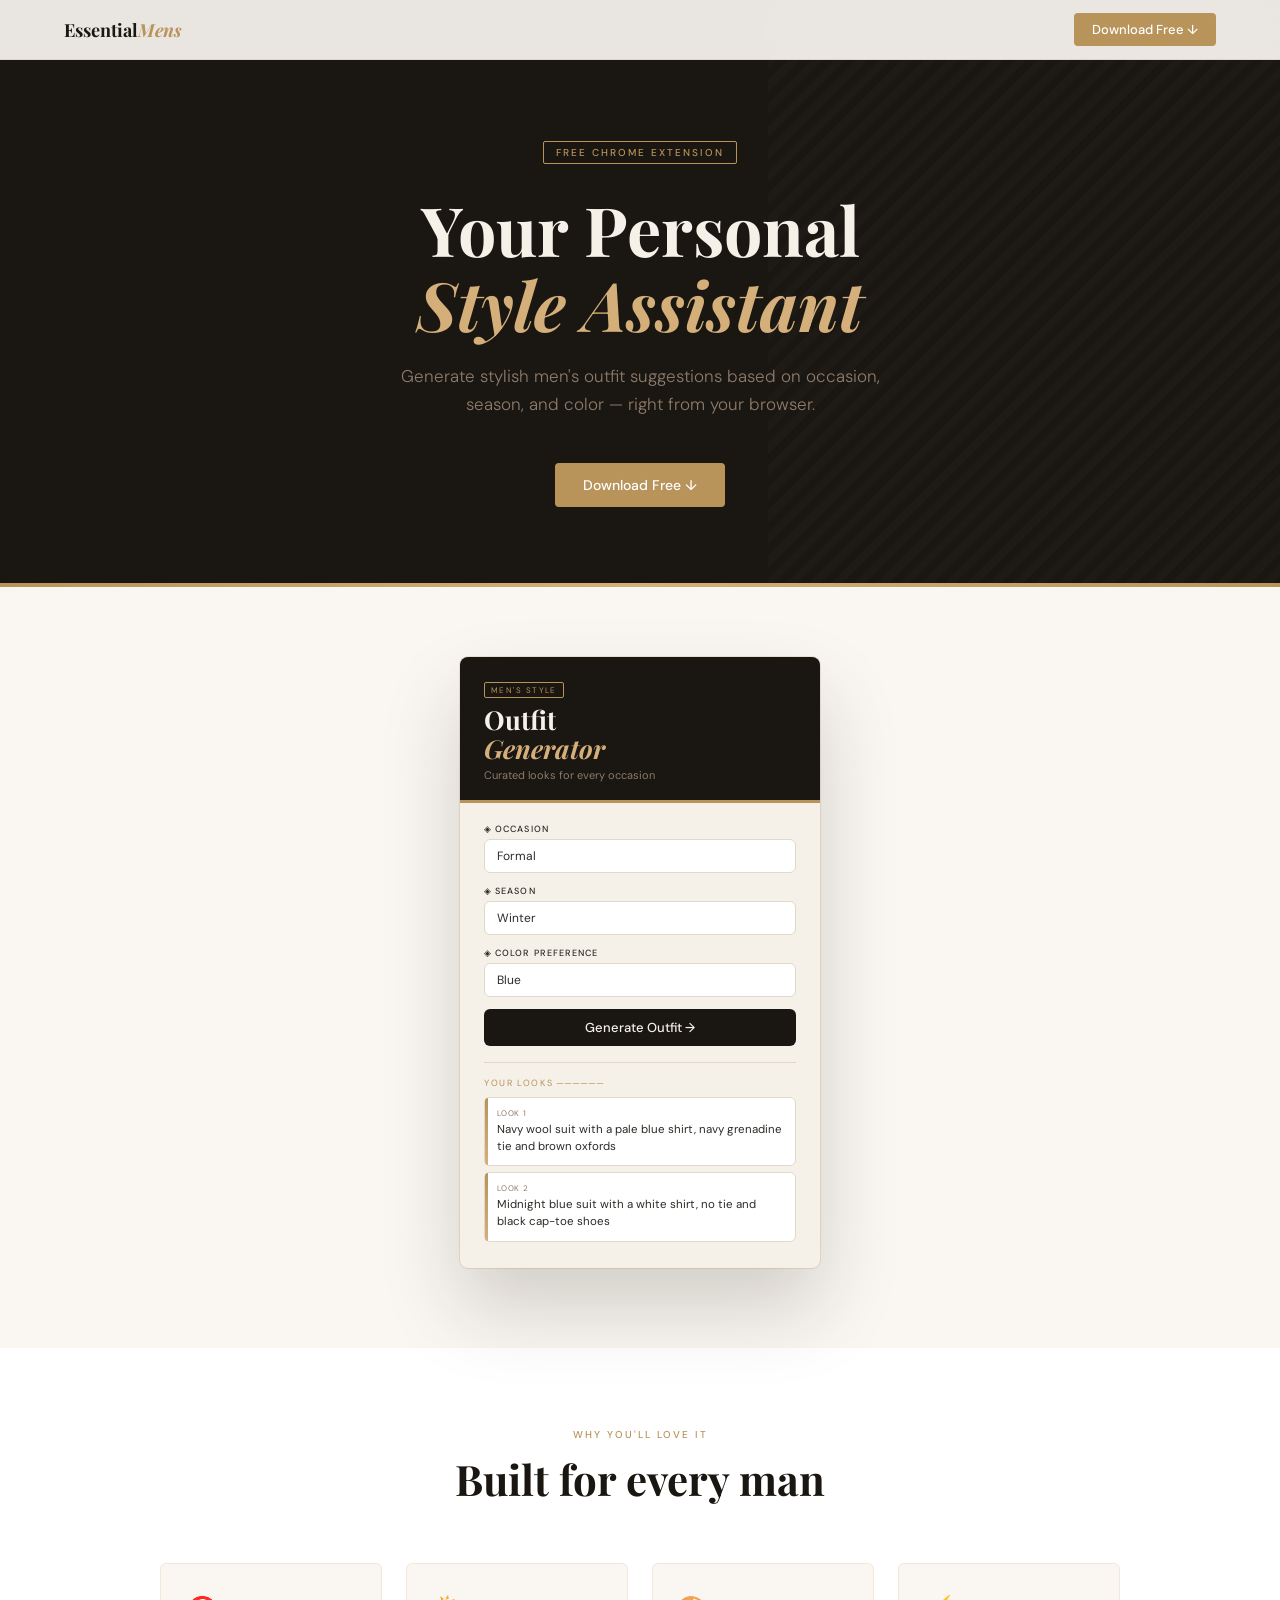
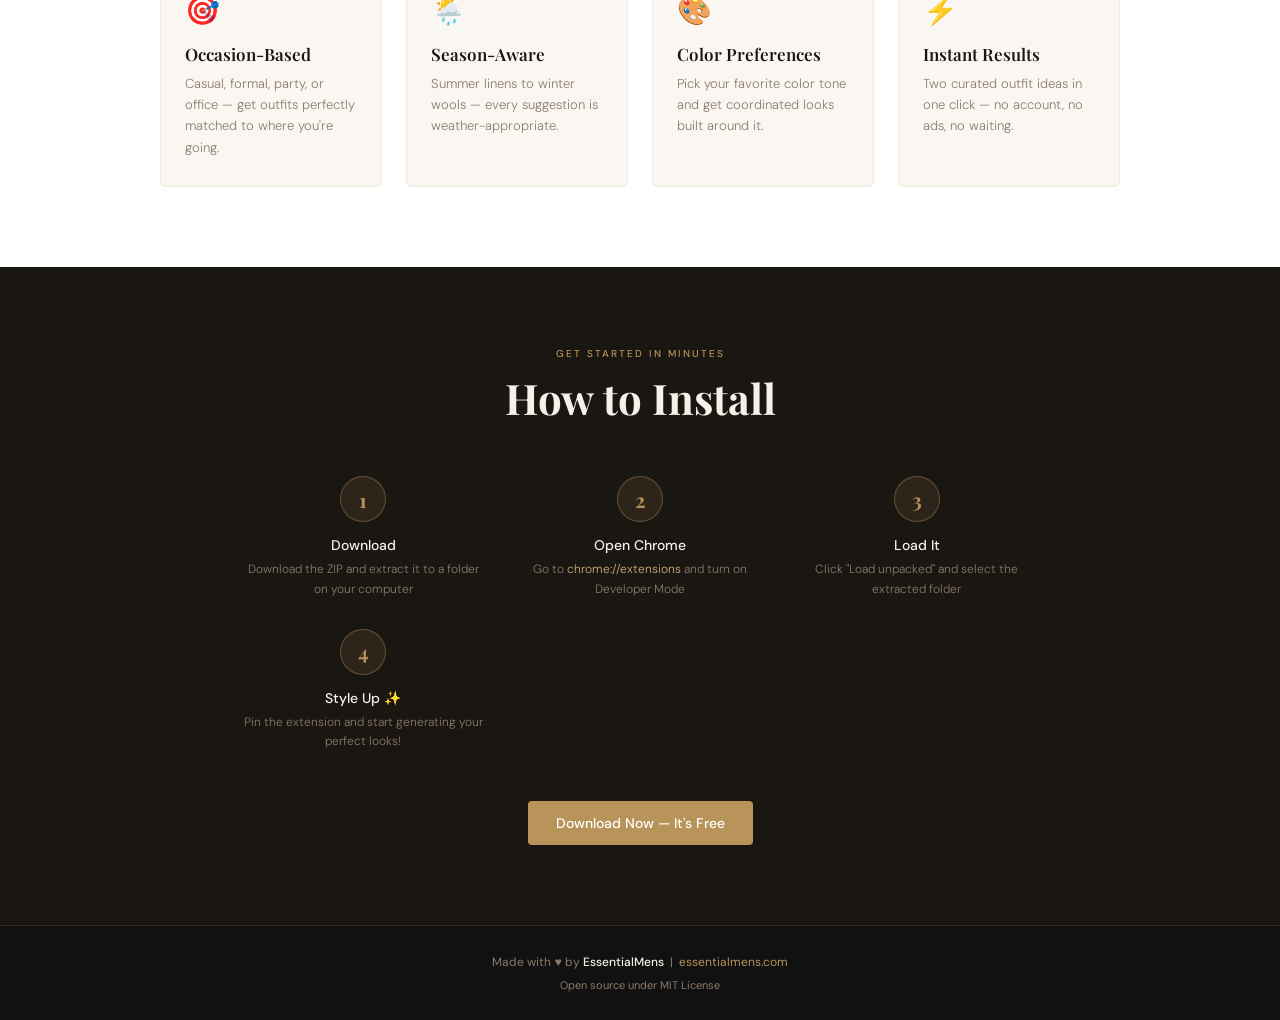
<file: index.html>
<!DOCTYPE html>
<html lang="en">
<head>
  <meta charset="UTF-8">
  <meta name="viewport" content="width=device-width, initial-scale=1.0">
  <title>Essential Men's Outfit Assistant — Free Chrome Extension</title>
  <style>
    @import url('https://fonts.googleapis.com/css2?family=Playfair+Display:wght@600;700&family=DM+Sans:wght@300;400;500&display=swap');

    *, *::before, *::after { box-sizing: border-box; margin: 0; padding: 0; }
    :root { --cream:#F5F0E8; --ink:#1A1612; --charcoal:#2E2A26; --taupe:#8C7B6B; --gold:#B8935A; --gold-lt:#D4AF7A; --bg:#FAF7F2; }
    html { scroll-behavior: smooth; }
    body { font-family: 'DM Sans', sans-serif; background: var(--bg); color: var(--ink); min-height: 100vh; }

    nav { position: fixed; top: 0; left: 0; right: 0; background: rgba(250,247,242,0.93); backdrop-filter: blur(10px); border-bottom: 1px solid rgba(184,147,90,0.2); z-index: 100; padding: 0 5%; height: 60px; display: flex; align-items: center; justify-content: space-between; }
    .nav-brand { font-family: 'Playfair Display', serif; font-size: 18px; font-weight: 700; }
    .nav-brand span { color: var(--gold); font-style: italic; }
    .nav-link { font-size: 13px; font-weight: 500; padding: 8px 18px; border-radius: 4px; background: var(--gold); color: white; text-decoration: none; transition: all 0.2s; }
    .nav-link:hover { background: var(--gold-lt); }

    .hero { padding: 140px 5% 80px; text-align: center; background: var(--ink); position: relative; overflow: hidden; }
    .hero::after { content: ''; position: absolute; bottom: 0; left: 0; right: 0; height: 4px; background: linear-gradient(90deg, var(--gold), var(--gold-lt), var(--gold)); }
    .hero::before { content: ''; position: absolute; top: 0; right: 0; bottom: 0; width: 40%; background: repeating-linear-gradient(-45deg, transparent, transparent 8px, rgba(255,255,255,0.015) 8px, rgba(255,255,255,0.015) 16px); }
    .hero-badge { display: inline-block; font-size: 10px; font-weight: 500; letter-spacing: 0.2em; color: var(--gold); border: 1px solid var(--gold); border-radius: 2px; padding: 4px 12px; margin-bottom: 28px; text-transform: uppercase; }
    .hero h1 { font-family: 'Playfair Display', serif; font-size: clamp(38px, 6vw, 68px); font-weight: 700; line-height: 1.1; color: var(--cream); margin-bottom: 20px; }
    .hero h1 em { font-style: italic; color: var(--gold-lt); }
    .hero p { font-size: 17px; color: var(--taupe); max-width: 500px; margin: 0 auto 44px; line-height: 1.7; font-weight: 300; }
    .hero-btns { display: flex; gap: 14px; justify-content: center; flex-wrap: wrap; }
    .btn-main { display: inline-flex; align-items: center; gap: 8px; background: var(--gold); color: white; font-size: 14px; font-weight: 500; padding: 13px 28px; border-radius: 4px; text-decoration: none; transition: all 0.2s; }
    .btn-main:hover { background: var(--gold-lt); transform: translateY(-2px); }

    .preview { display: flex; justify-content: center; padding: 70px 5% 80px; background: var(--bg); }
    .popup-preview { width: 360px; background: var(--cream); border-radius: 8px; box-shadow: 0 40px 80px rgba(26,14,5,0.18), 0 0 0 1px rgba(184,147,90,0.2); overflow: hidden; }
    .pp-header { background: var(--ink); padding: 20px 24px 18px; border-bottom: 3px solid var(--gold); }
    .pp-badge { display: inline-block; font-size: 8px; letter-spacing: 0.18em; color: var(--gold); border: 1px solid var(--gold); border-radius: 2px; padding: 2px 6px; margin-bottom: 8px; text-transform: uppercase; }
    .pp-title { font-family: 'Playfair Display', serif; font-size: 26px; font-weight: 700; color: var(--cream); line-height: 1.1; }
    .pp-title em { font-style: italic; color: var(--gold-lt); }
    .pp-sub { font-size: 11px; color: var(--taupe); margin-top: 4px; }
    .pp-body { padding: 20px 24px; }
    .pp-field { margin-bottom: 12px; }
    .pp-label { font-size: 9px; font-weight: 500; letter-spacing: 0.12em; text-transform: uppercase; color: var(--charcoal); margin-bottom: 4px; }
    .pp-select { width: 100%; padding: 8px 12px; border: 1.5px solid #E0D8CC; border-radius: 6px; background: white; font-size: 12px; color: var(--charcoal); }
    .pp-btn { width: 100%; padding: 10px; background: var(--ink); color: var(--cream); border: none; border-radius: 6px; font-size: 13px; font-weight: 500; margin-top: 4px; text-align: center; }
    .pp-result { margin-top: 16px; border-top: 1px solid #E0D8CC; padding-top: 14px; }
    .pp-result-label { font-size: 9px; letter-spacing: 0.18em; color: var(--gold); text-transform: uppercase; margin-bottom: 8px; }
    .pp-card { background: white; border: 1.5px solid #E0D8CC; border-radius: 6px; padding: 10px 12px; position: relative; margin-bottom: 6px; }
    .pp-card::before { content: ''; position: absolute; left: 0; top: 0; bottom: 0; width: 3px; background: linear-gradient(180deg, var(--gold), var(--gold-lt)); border-radius: 6px 0 0 6px; }
    .pp-card-look { font-size: 8px; color: var(--taupe); letter-spacing: 0.1em; text-transform: uppercase; margin-bottom: 3px; }
    .pp-card-text { font-size: 11.5px; color: var(--charcoal); line-height: 1.5; }

    .features { padding: 80px 5%; background: white; }
    .section-label { text-align: center; font-size: 10px; font-weight: 500; letter-spacing: 0.2em; text-transform: uppercase; color: var(--gold); margin-bottom: 10px; }
    .section-title { font-family: 'Playfair Display', serif; font-size: clamp(28px, 4vw, 42px); font-weight: 700; text-align: center; color: var(--ink); margin-bottom: 56px; }
    .features-grid { display: grid; grid-template-columns: repeat(auto-fit, minmax(220px, 1fr)); gap: 24px; max-width: 960px; margin: 0 auto; }
    .feature-card { background: var(--bg); border-radius: 6px; padding: 28px 24px; border: 1px solid rgba(184,147,90,0.15); transition: all 0.2s; }
    .feature-card:hover { transform: translateY(-3px); box-shadow: 0 12px 32px rgba(184,147,90,0.1); }
    .feature-icon { font-size: 28px; margin-bottom: 14px; display: block; }
    .feature-card h3 { font-family: 'Playfair Display', serif; font-size: 17px; font-weight: 600; color: var(--ink); margin-bottom: 8px; }
    .feature-card p { font-size: 13px; color: var(--taupe); line-height: 1.65; font-weight: 300; }

    .steps { padding: 80px 5%; background: var(--ink); text-align: center; }
    .steps .section-label { color: var(--gold); }
    .steps .section-title { color: var(--cream); margin-bottom: 50px; }
    .steps-grid { display: grid; grid-template-columns: repeat(auto-fit, minmax(180px, 1fr)); gap: 30px; max-width: 800px; margin: 0 auto 50px; }
    .step-num { width: 46px; height: 46px; border-radius: 50%; border: 1px solid rgba(184,147,90,0.4); background: rgba(184,147,90,0.12); color: var(--gold); font-family: 'Playfair Display', serif; font-size: 20px; font-weight: 700; display: flex; align-items: center; justify-content: center; margin: 0 auto 14px; }
    .step h4 { font-size: 14px; font-weight: 500; color: var(--cream); margin-bottom: 6px; }
    .step p { font-size: 12px; color: var(--taupe); font-weight: 300; line-height: 1.6; }

    footer { background: #111; color: var(--taupe); text-align: center; padding: 28px 5%; font-size: 12px; border-top: 1px solid rgba(184,147,90,0.2); }
    footer a { color: var(--gold); text-decoration: none; }
    footer a:hover { text-decoration: underline; }
    footer strong { color: var(--cream); font-weight: 500; }
  </style>
</head>
<body>

  <nav>
    <div class="nav-brand">Essential<span>Mens</span></div>
    <a class="nav-link" href="https://github.com/hortonchipy/essentialmens-outfit-extension/archive/refs/heads/main.zip">Download Free ↓</a>
  </nav>

  <section class="hero">
    <div class="hero-badge">Free Chrome Extension</div>
    <h1>Your Personal<br><em>Style Assistant</em></h1>
    <p>Generate stylish men's outfit suggestions based on occasion, season, and color — right from your browser.</p>
    <div class="hero-btns">
      <a class="btn-main" href="https://github.com/hortonchipy/essentialmens-outfit-extension/archive/refs/heads/main.zip">
        Download Free ↓
      </a>
    </div>
  </section>

  <section class="preview">
    <div class="popup-preview">
      <div class="pp-header">
        <div class="pp-badge">Men's Style</div>
        <div class="pp-title">Outfit<br><em>Generator</em></div>
        <div class="pp-sub">Curated looks for every occasion</div>
      </div>
      <div class="pp-body">
        <div class="pp-field"><div class="pp-label">◈ Occasion</div><div class="pp-select">Formal</div></div>
        <div class="pp-field"><div class="pp-label">◈ Season</div><div class="pp-select">Winter</div></div>
        <div class="pp-field"><div class="pp-label">◈ Color Preference</div><div class="pp-select">Blue</div></div>
        <div class="pp-btn">Generate Outfit →</div>
        <div class="pp-result">
          <div class="pp-result-label">YOUR LOOKS ──────</div>
          <div class="pp-card">
            <div class="pp-card-look">Look 1</div>
            <div class="pp-card-text">Navy wool suit with a pale blue shirt, navy grenadine tie and brown oxfords</div>
          </div>
          <div class="pp-card">
            <div class="pp-card-look">Look 2</div>
            <div class="pp-card-text">Midnight blue suit with a white shirt, no tie and black cap-toe shoes</div>
          </div>
        </div>
      </div>
    </div>
  </section>

  <section class="features">
    <div class="section-label">Why you'll love it</div>
    <div class="section-title">Built for every man</div>
    <div class="features-grid">
      <div class="feature-card"><span class="feature-icon">🎯</span><h3>Occasion-Based</h3><p>Casual, formal, party, or office — get outfits perfectly matched to where you're going.</p></div>
      <div class="feature-card"><span class="feature-icon">🌦️</span><h3>Season-Aware</h3><p>Summer linens to winter wools — every suggestion is weather-appropriate.</p></div>
      <div class="feature-card"><span class="feature-icon">🎨</span><h3>Color Preferences</h3><p>Pick your favorite color tone and get coordinated looks built around it.</p></div>
      <div class="feature-card"><span class="feature-icon">⚡</span><h3>Instant Results</h3><p>Two curated outfit ideas in one click — no account, no ads, no waiting.</p></div>
    </div>
  </section>

  <section class="steps">
    <div class="section-label">Get started in minutes</div>
    <div class="section-title">How to Install</div>
    <div class="steps-grid">
      <div class="step"><div class="step-num">1</div><h4>Download</h4><p>Download the ZIP and extract it to a folder on your computer</p></div>
      <div class="step"><div class="step-num">2</div><h4>Open Chrome</h4><p>Go to <span style="color:var(--gold-lt)">chrome://extensions</span> and turn on Developer Mode</p></div>
      <div class="step"><div class="step-num">3</div><h4>Load It</h4><p>Click "Load unpacked" and select the extracted folder</p></div>
      <div class="step"><div class="step-num">4</div><h4>Style Up ✨</h4><p>Pin the extension and start generating your perfect looks!</p></div>
    </div>
    <a class="btn-main" href="https://github.com/hortonchipy/essentialmens-outfit-extension/archive/refs/heads/main.zip">
      Download Now — It's Free
    </a>
  </section>

  <footer>
    <p>Made with ♥ by <strong>EssentialMens</strong> &nbsp;|&nbsp;
      <a href="https://essentialmens.com" target="_blank">essentialmens.com</a>
    </p>
    <p style="margin-top:8px;font-size:11px;">Open source under MIT License</p>
  </footer>

</body>
</html>
</file>
